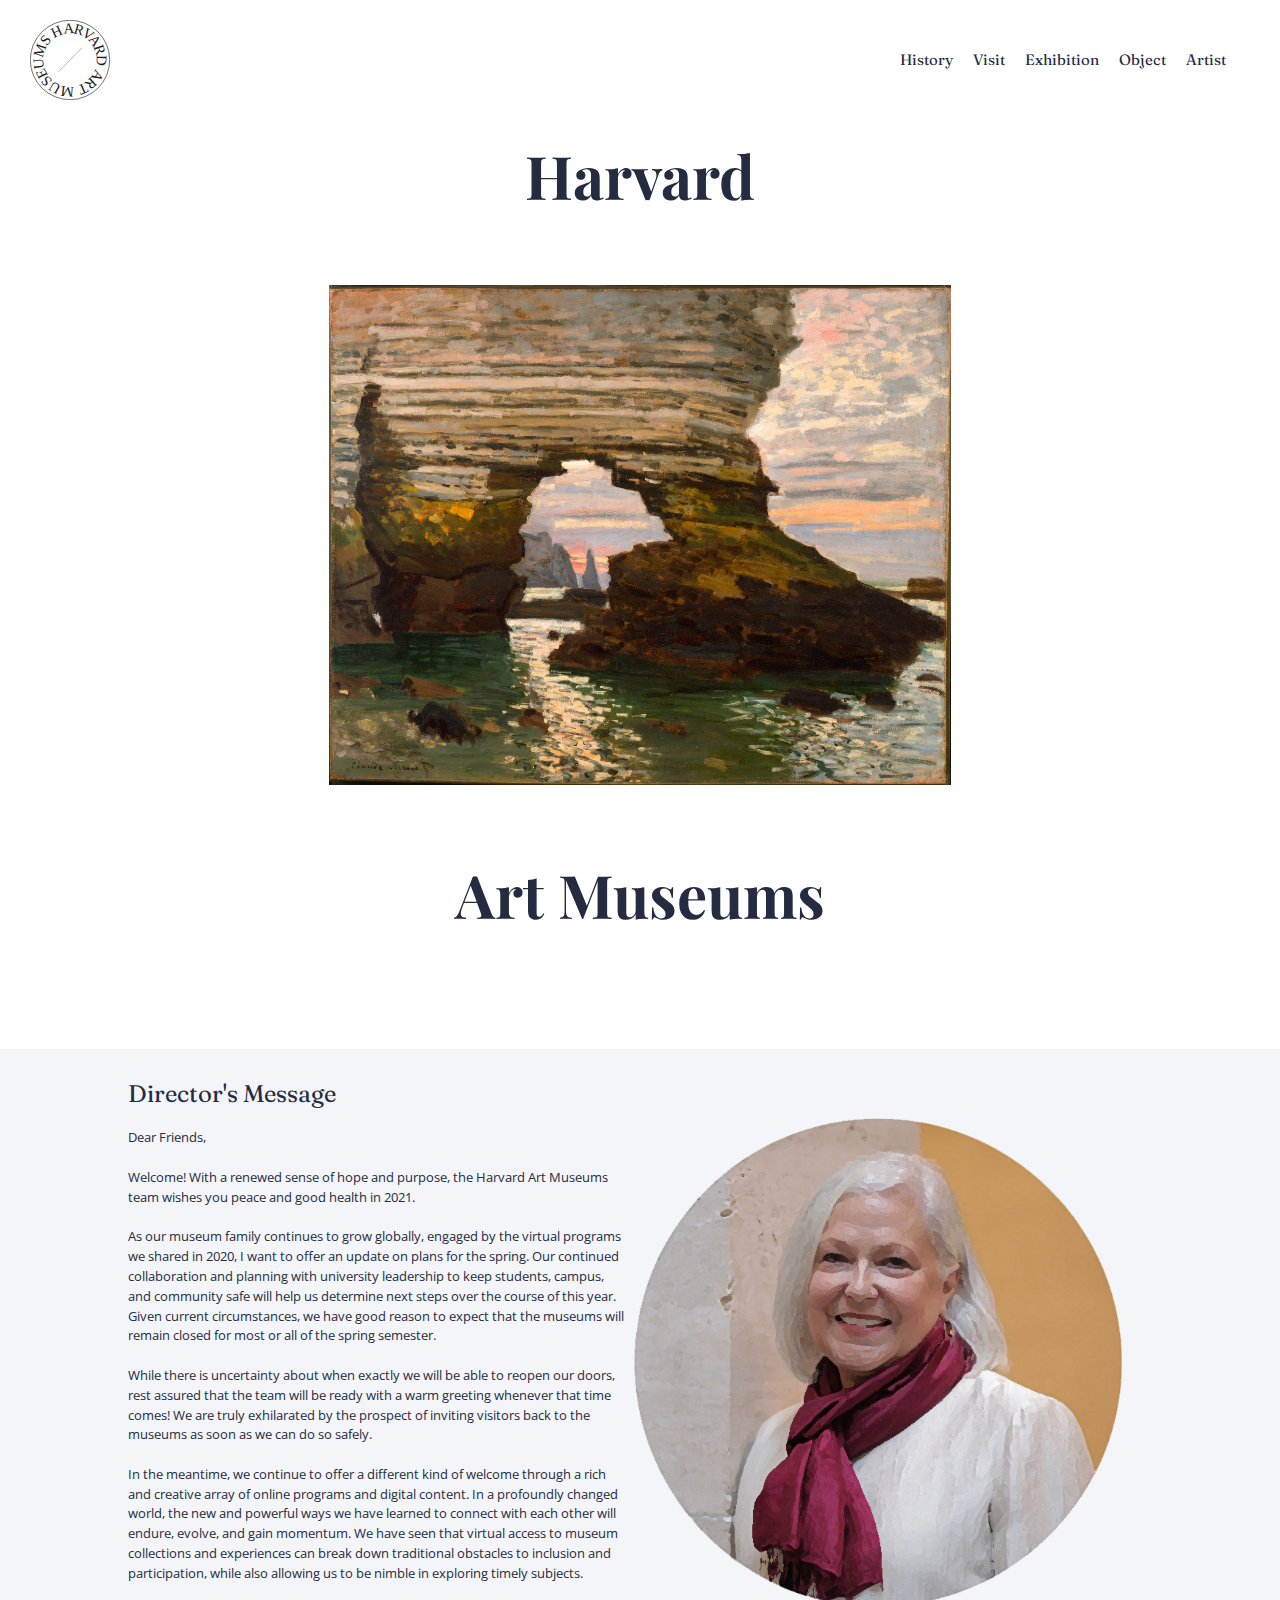
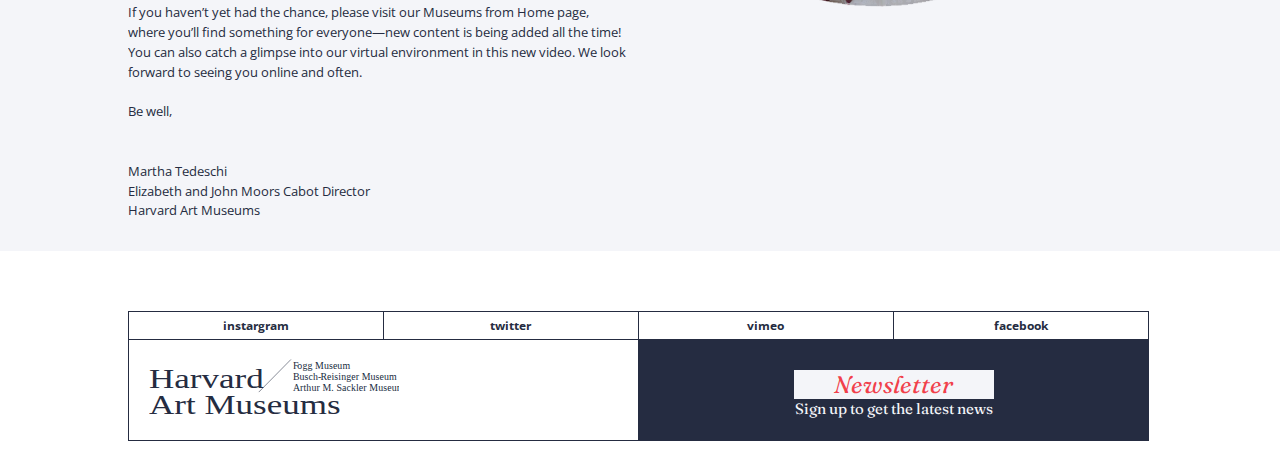
<file: index.html>
<!DOCTYPE html>
<html lang="en">

<head>
    <meta charset="UTF-8">
    <meta http-equiv="X-UA-Compatible" content="IE=edge">
    <meta name="viewport" content="width=device-width, initial-scale=1.0">
    <title>Harvard Art Museums</title>
    <!-- css 링크 -->
    <link rel="stylesheet" href="css/common.css">
    <link rel="stylesheet" href="css/main.css">
</head>
<body>
    <div id="header_wrap">
        <header class="main_header">
            <div id="title">
                <a href="index.html"><img src="images/top_logo.svg" alt="Harvard Art Museums"></a>
            </div>
            <nav class="nav_wrap">
                <ul class="gnb">
                    <li><a href="pages/history.html">History</a></li>
                    <li><a href="pages/visit.html">Visit</a></li>
                    <li><a href="pages/exhibition.html">Exhibition</a></li>
                    <li><a href="pages/object.html">Object</a></li>
                    <li><a href="pages/artist.html">Artist</a></li>
                </ul>
                <div class="trigger">
                    <a href="#" class="mobile hamburger">
                        <img src="images/bars-solid.svg" alt="햄버거바">
                    </a>
                    <a href="#" class="mobile close">
                        <img src="images/times-solid.svg" alt="닫기">
                    </a>
                </div>
            </nav>
        </header>
    </div>
    <div id="content_wrap">
        <div id="main_content">
            <div class="logo_wrap">
                <div class="main_logo">
                    <div class="logo">
                        <h1>Harvard </h1>
                        <a href="pages/object.html">
                            <div class="main_img">
                                <!-- <a href="pages/object.html">
                                    <div class="img_obj">
                                        <img src="" alt="">
                                    </div>
                                </a> -->
                            </div>
                        </a>
                        <h1>Art Museums</h1>
                    </div>
                </div>
            
            </div>
            <div class="intro_wrap">
                <div class="message">
                    <div class="message_txt">
                        <h2>Director's Message</h2>
                        <p>Dear Friends,<br><br>
                            Welcome! With a renewed sense of hope and purpose, the Harvard Art Museums team wishes you
                            peace and good health in 2021.<br><br>
                            As our museum family continues to grow globally, engaged by the virtual programs we shared
                            in 2020, I want to offer an update on plans for the spring. Our continued collaboration and
                            planning with university leadership to keep students, campus, and community safe will help
                            us determine next steps over the course of this year. Given current circumstances, we have
                            good reason to expect that the museums will remain closed for most or all of the spring
                            semester.<br><br>
                            While there is uncertainty about when exactly we will be able to reopen our doors, rest
                            assured that the team will be ready with a warm greeting whenever that time comes! We are
                            truly exhilarated by the prospect of inviting visitors back to the museums as soon as we can
                            do so safely.<br><br>
                            In the meantime, we continue to offer a different kind of welcome through a rich and
                            creative array of online programs and digital content. In a profoundly changed world, the
                            new and powerful ways we have learned to connect with each other will endure, evolve, and
                            gain momentum. We have seen that virtual access to museum collections and experiences can
                            break down traditional obstacles to inclusion and participation, while also allowing us to
                            be nimble in exploring timely subjects.<br><br>
                            If you haven’t yet had the chance, please visit our Museums from Home page, where you’ll
                            find something for everyone—new content is being added all the time! You can also catch a
                            glimpse into our virtual environment in this new video. We look forward to seeing you online
                            and often.<br><br>
                            Be well,<br><br><br>
                            Martha Tedeschi<br>
                            Elizabeth and John Moors Cabot Director<br>
                            Harvard Art Museums</p>
                    </div>
                    <div class="message_img">
                        <img src="images/director.png" alt="미술관장">
                    </div>
                </div>
            </div>
        </div>
    </div>
    <div id="footer_wrap">
        <footer id="main_footer">
            <ul class="sns">
                <li><a href="https://www.instagram.com/harvardartmuseums/">instargram</a></li>
                <li><a href="https://twitter.com/harvartmuseums">twitter</a></li>
                <li><a href="https://vimeo.com/harvardartmuseums/videos">vimeo</a></li>
                <li><a href="https://www.facebook.com/harvardartmuseums">facebook</a></li>
            </ul>
            <div class="bottom_info">
                <div class="bottom_left">
                <img src="images/bottom_logo.svg" alt="로고">
                </div>
                <div class="bottom_right">
                    <div class="newsletter_box">
                        <a href="#">Newsletter</a>
                    </div> 
                    <p>Sign up to get the latest news</p>  
                </div>
            </div>
        </footer>
    </div>

    <!-- 모바일메뉴 -->
    <div class="mobile_menu">
        <ul class="mobile_gnb">
            <li><a href="pages/history.html">History</a></li>
            <li><a href="pages/visit.html">Visit</a></li>
            <li><a href="pages/exhibition.html">Exhibition</a></li>
            <li><a href="pages/object.html">Object</a></li>
        </ul>
    </div>



    <script src="js/jquery-3.6.0.min.js"></script>
    <script src="js/common.js"></script>
    <script src="js/main.js"></script>
    
</body>

</html>
</file>
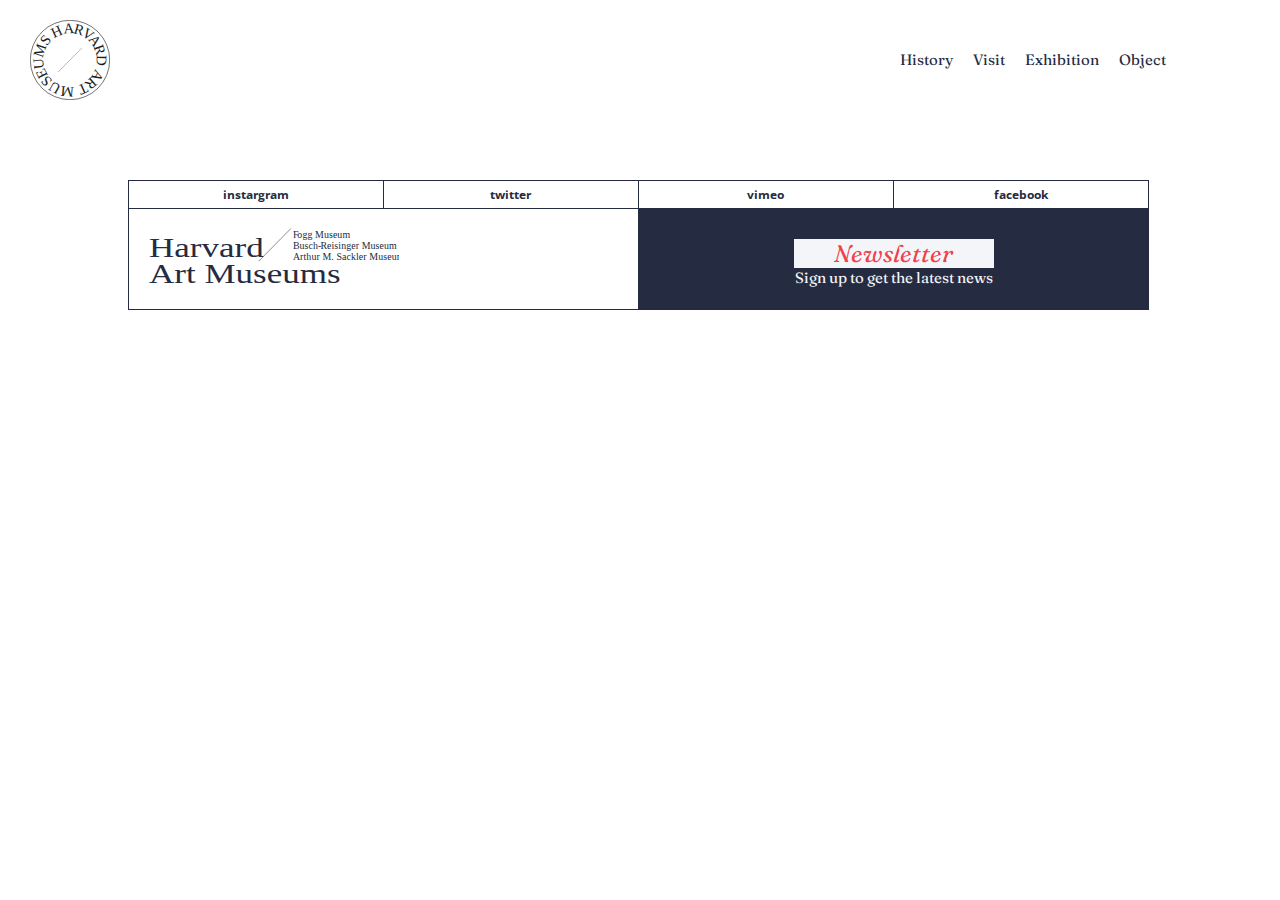
<file: pages/header_footer.html>
<!DOCTYPE html>
<html lang="en">
<head>
    <meta charset="UTF-8">
    <meta http-equiv="X-UA-Compatible" content="IE=edge">
    <meta name="viewport" content="width=device-width, initial-scale=1.0">
    <title>Harvard Art Museums</title>
    <!-- css 링크 -->
    <link rel="stylesheet" href="../css/common.css">
</head>    
<body>
    <div id="header_wrap">
        <header class="main_header">
            <div id="title">
                <a href="index.html"><img src="../images/top_logo.svg" alt="Harvard Art Museums"></a>
            </div>
            <nav class="nav_wrap">
                <ul class="gnb">
                    <li><a href="pages/history.html">History</a></li>
                    <li><a href="pages/visit.html">Visit</a></li>
                    <li><a href="pages/exhibition.html">Exhibition</a></li>
                    <li><a href="pages/object.html">Object</a></li>
                </ul>
                <div class="trigger">
                    <a href="#" class="mobile hamburger">
                        <img src="../images/bars-solid.svg" alt="햄버거바">
                    </a>
                    <a href="#" class="mobile close">
                        <img src="../images/times-solid.svg" alt="닫기">
                    </a>
                </div>
            </nav> 
        </header>
    </div>
    <div id="content_wrap">
    
    </div>
    <div id="footer_wrap">
        <footer id="main_footer">
            <ul class="sns">
                <li><a href="https://www.instagram.com/harvardartmuseums/">instargram</a></li>
                <li><a href="https://twitter.com/harvartmuseums">twitter</a></li>
                <li><a href="https://vimeo.com/harvardartmuseums/videos">vimeo</a></li>
                <li><a href="https://www.facebook.com/harvardartmuseums">facebook</a></li>
            </ul>
            <div class="bottom_info">
                <div class="bottom_left">
                <img src="../images/bottom_logo.svg" alt="로고">
                </div>
                <div class="bottom_right">
                    <div class="newsletter_box">
                        <a href="#">Newsletter</a></div> 
                    <p>Sign up to get the latest news</p>  
                </div>
            </div>
        </footer>
    </div>
    
    <!-- 모바일메뉴 -->
    <div class="mobile_menu">
        <ul class="mobile_gnb">
            <li><a href="../index.html">Home</a></li>
            <li><a href="pages/history.html">History</a></li>
            <li><a href="pages/visit.html">Visit</a></li>
            <li><a href="pages/exhibition.html">Exhibition</a></li>
            <li><a href="pages/object.html">Object</a></li>
        </ul>
    </div>

    <script src="../js/jquery-3.6.0.min.js"></script>
    <script src="../js/common.js"></script>
</body>
</html>
</file>
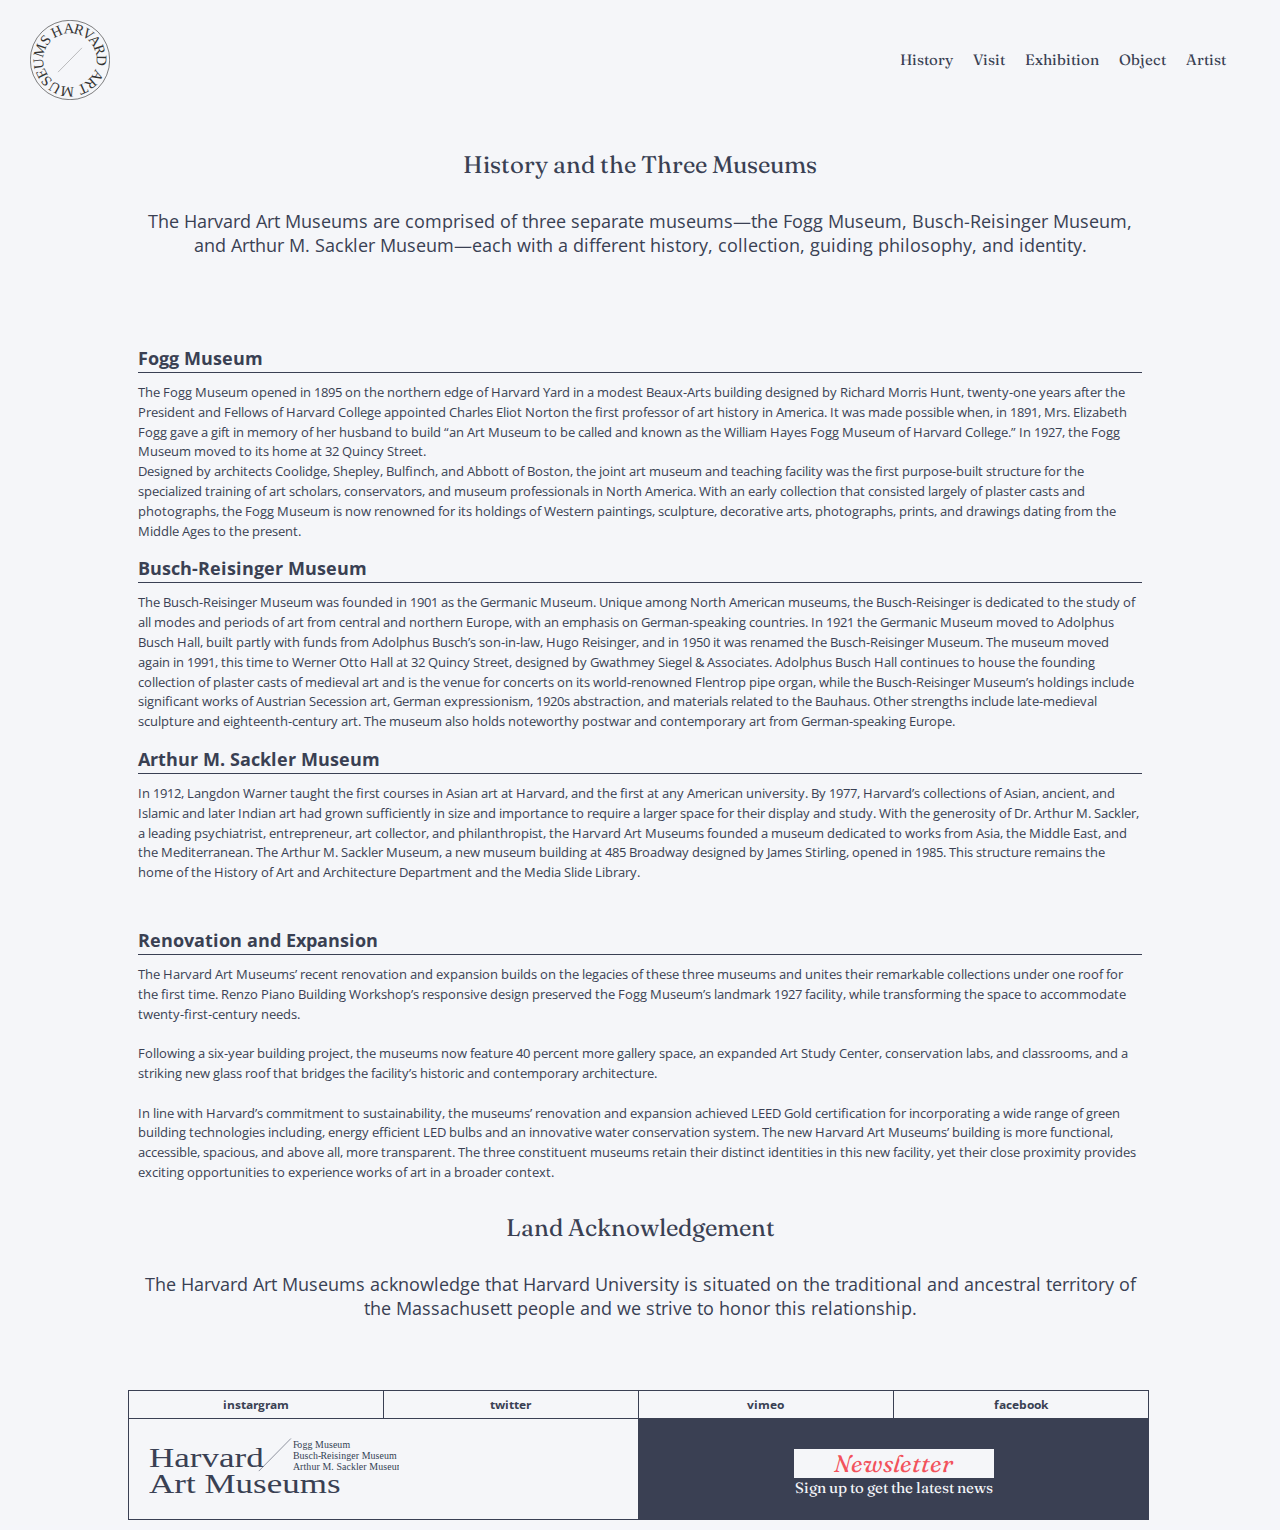
<file: pages/history.html>
<!DOCTYPE html>
<html lang="en">

<head>
    <meta charset="UTF-8">
    <meta http-equiv="X-UA-Compatible" content="IE=edge">
    <meta name="viewport" content="width=device-width, initial-scale=1.0">
    <title>Harvard Art Museums</title>
    <!-- css 링크 -->
    <link rel="stylesheet" href="../css/common.css">
    <link rel="stylesheet" href="../css/history.css">
</head>
<body>
    <div id="wrapper">
        <div class="wrapper_cover">
            <div id="header_wrap">
                <header class="main_header">
                    <div id="title">
                        <a href="../index.html"><img src="../images/top_logo.svg" alt="Harvard Art Museums"></a>
                    </div>
                    <nav class="nav_wrap">
                        <ul class="gnb">
                            <li><a href="../pages/history.html">History</a></li>
                            <li><a href="../pages/visit.html">Visit</a></li>
                            <li><a href="../pages/exhibition.html">Exhibition</a></li>
                            <li><a href="../pages/object.html">Object</a></li>
                            <li><a href="../pages/artist.html">Artist</a></li>
                        </ul>
                        <div class="trigger">
                            <a href="#" class="mobile hamburger">
                                <img src="../images/bars-solid.svg" alt="햄버거바">
                            </a>
                            <a href="#" class="mobile close">
                                <img src="../images/times-solid.svg" alt="닫기">
                            </a>
                        </div>
                    </nav>
                </header>
            </div>

            <div id="content_wrap">
                <div class="history">
                    <div class="history_txt">
                        <div class="boxs box_1">
                            <h2>History and the Three Museums</h2>
                            <p>The Harvard Art Museums are comprised of three separate museums—the Fogg Museum,
                                Busch-Reisinger Museum, and Arthur M. Sackler Museum—each with a different history,
                                collection, guiding philosophy, and identity.</p><br><br>
                        </div>
                        <div class="boxs box_2">
                            <h3>Fogg Museum</h3>
                            <p>The Fogg Museum opened in 1895 on the northern edge of Harvard Yard in a modest
                                Beaux-Arts
                                building designed by Richard Morris Hunt, twenty-one years after the President and
                                Fellows
                                of Harvard College appointed Charles Eliot Norton the first professor of art history
                                in
                                America. It was made possible when, in 1891, Mrs. Elizabeth Fogg gave a gift in
                                memory of
                                her husband to build “an Art Museum to be called and known as the William Hayes Fogg
                                Museum
                                of Harvard College.” In 1927, the Fogg Museum moved to its home at 32 Quincy Street.
                                <br />
                                Designed by architects Coolidge, Shepley, Bulfinch, and Abbott of Boston, the joint
                                art
                                museum and teaching facility was the first purpose-built structure for the
                                specialized
                                training of art scholars, conservators, and museum professionals in North America.
                                With an
                                early collection that consisted largely of plaster casts and photographs, the Fogg
                                Museum is
                                now renowned for its holdings of Western paintings, sculpture, decorative arts,
                                photographs,
                                prints, and drawings dating from the Middle Ages to the present.
                            </p><br>
                            <h3>Busch-Reisinger Museum</h3>
                            <p>The Busch-Reisinger Museum was founded in 1901 as the Germanic Museum. Unique among
                                North
                                American museums, the Busch-Reisinger is dedicated to the study of all modes and
                                periods of
                                art from central and northern Europe, with an emphasis on German-speaking countries.
                                In 1921
                                the Germanic Museum moved to Adolphus Busch Hall, built partly with funds from
                                Adolphus
                                Busch’s son-in-law, Hugo Reisinger, and in 1950 it was renamed the Busch-Reisinger
                                Museum.
                                The museum moved again in 1991, this time to Werner Otto Hall at 32 Quincy Street,
                                designed
                                by Gwathmey Siegel & Associates. Adolphus Busch Hall continues to house the founding
                                collection of plaster casts of medieval art and is the venue for concerts on its
                                world-renowned Flentrop pipe organ, while the Busch-Reisinger Museum’s holdings
                                include
                                significant works of Austrian Secession art, German expressionism, 1920s
                                abstraction, and
                                materials related to the Bauhaus. Other strengths include late-medieval sculpture
                                and
                                eighteenth-century art. The museum also holds noteworthy postwar and contemporary
                                art from
                                German-speaking Europe.</p><br>
                            <h3>Arthur M. Sackler Museum</h3>
                            <p>In 1912, Langdon Warner taught the first courses in Asian art at Harvard, and the
                                first at
                                any American university. By 1977, Harvard’s collections of Asian, ancient, and
                                Islamic and
                                later Indian art had grown sufficiently in size and importance to require a larger
                                space for
                                their display and study. With the generosity of Dr. Arthur M. Sackler, a leading
                                psychiatrist, entrepreneur, art collector, and philanthropist, the Harvard Art
                                Museums
                                founded a museum dedicated to works from Asia, the Middle East, and the
                                Mediterranean. The
                                Arthur M. Sackler Museum, a new museum building at 485 Broadway designed by James
                                Stirling,
                                opened in 1985. This structure remains the home of the History of Art and
                                Architecture
                                Department and the Media Slide Library.</p><br>
                        </div>
                        <div class="boxs box_3">
                            <h3>Renovation and Expansion</h3>
                            <p>The Harvard Art Museums’ recent renovation and expansion builds on the legacies of
                                these
                                three museums and unites their remarkable collections under one roof for the first
                                time.
                                Renzo Piano Building Workshop’s responsive design preserved the Fogg Museum’s
                                landmark 1927
                                facility, while transforming the space to accommodate twenty-first-century needs.
                                <br><br />
                                Following a six-year building project, the museums now feature 40 percent more
                                gallery
                                space, an expanded Art Study Center, conservation labs, and classrooms, and a
                                striking new
                                glass roof that bridges the facility’s historic and contemporary architecture.
                                <br><br />
                                In line with Harvard’s commitment to sustainability, the museums’ renovation and
                                expansion
                                achieved LEED Gold certification for incorporating a wide range of green building
                                technologies including, energy efficient LED bulbs and an innovative water
                                conservation
                                system. The new Harvard Art Museums’ building is more functional, accessible,
                                spacious, and
                                above all, more transparent. The three constituent museums retain their distinct
                                identities
                                in this new facility, yet their close proximity provides exciting opportunities to
                                experience works of art in a broader context.
                            </p>
                        </div>
                        <div class="boxs box_4">
                            <h2>Land Acknowledgement</h2>
                            <p>The Harvard Art Museums acknowledge that Harvard University is situated on the
                                traditional and ancestral territory of the Massachusett people and we strive to
                                honor this relationship.</p>
                        </div>
                    </div>
                </div>
            </div>
            <div id="footer_wrap">
                <footer id="main_footer">
                    <ul class="sns">
                        <li><a href="https://www.instagram.com/harvardartmuseums/">instargram</a></li>
                        <li><a href="https://twitter.com/harvartmuseums">twitter</a></li>
                        <li><a href="https://vimeo.com/harvardartmuseums/videos">vimeo</a></li>
                        <li><a href="https://www.facebook.com/harvardartmuseums">facebook</a></li>
                    </ul>
                    <div class="bottom_info">
                        <div class="bottom_left">
                            <img src="../images/bottom_logo.svg" alt="로고">
                        </div>
                        <div class="bottom_right">
                            <div class="newsletter_box">
                                <a href="#">Newsletter</a>
                            </div>
                            <p>Sign up to get the latest news</p>
                        </div>
                    </div>
                </footer>
            </div>

            <!-- 모바일메뉴 -->
            <div class="mobile_menu">
                <ul class="mobile_gnb">
                    <li><a href="../index.html">Home</a></li>
                    <li><a href="../pages/history.html">History</a></li>
                    <li><a href="../pages/visit.html">Visit</a></li>
                    <li><a href="../pages/exhibition.html">Exhibition</a></li>
                    <li><a href="../pages/object.html">Object</a></li>
                </ul>
            </div>
        </div>
    </div>

    <script src="../js/jquery-2.2.4.min.js"></script>
    <script src="../js/common.js"></script>
    <script src="../library/jquery.tubular.1.0.js"></script>
    <script src="../js/history.js"></script>

</body>

</html>
</file>
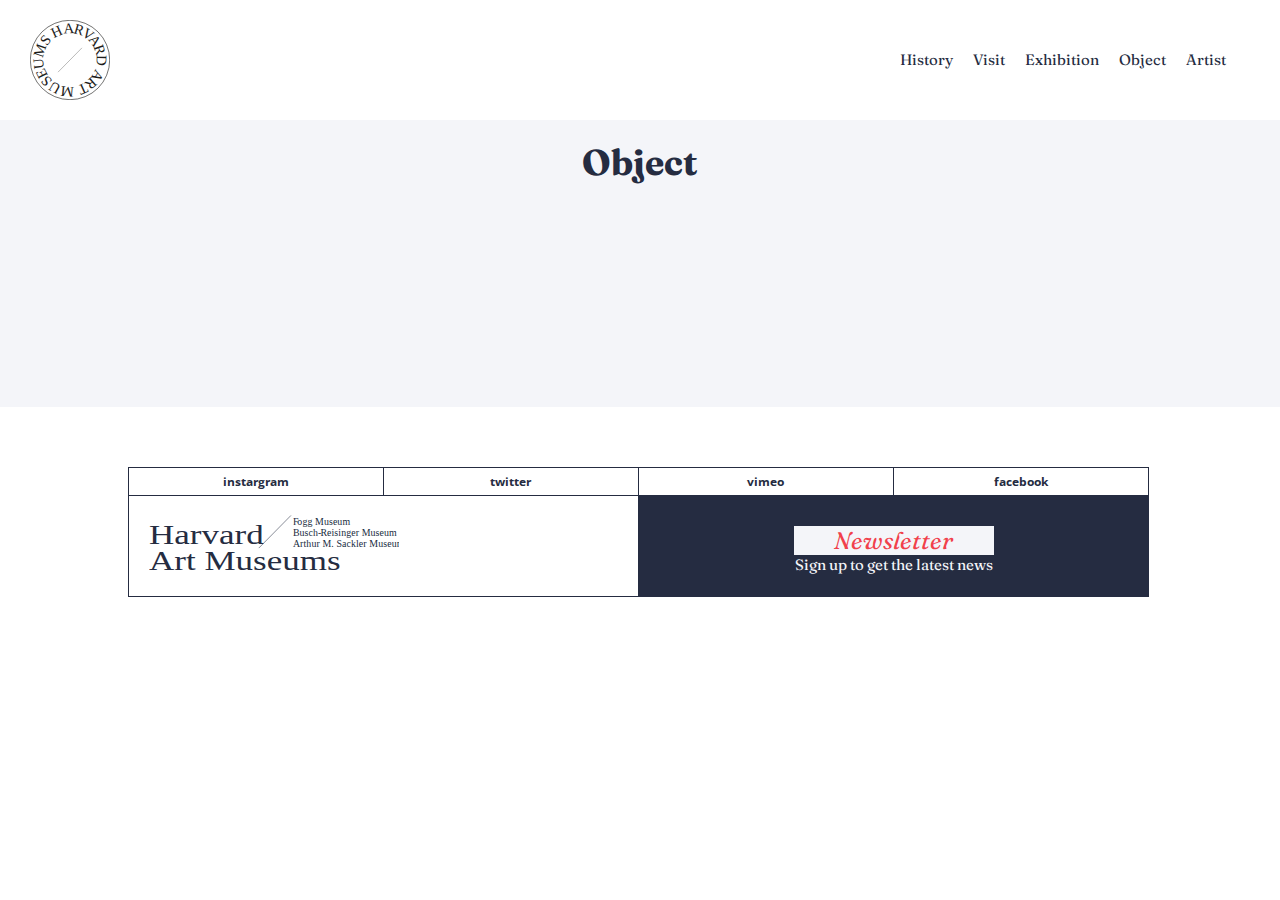
<file: pages/object.html>
<!DOCTYPE html>
<html lang="en">

<head>
    <meta charset="UTF-8">
    <meta http-equiv="X-UA-Compatible" content="IE=edge">
    <meta name="viewport" content="width=device-width, initial-scale=1.0">
    <title>Harvard Art Museums</title>
    <!-- css 링크 -->
    <link rel="stylesheet" href="../css/common.css">
    <link rel="stylesheet" href="../css/object.css">
</head>
<body>
    <div id="header_wrap">
        <header class="main_header">
            <div id="title">
                <a href="../index.html"><img src="../images/top_logo.svg" alt="Harvard Art Museums"></a>
            </div>
            <nav class="nav_wrap">
                <ul class="gnb">
                    <li><a href="../pages/history.html">History</a></li>
                    <li><a href="../pages/visit.html">Visit</a></li>
                    <li><a href="../pages/exhibition.html">Exhibition</a></li>
                    <li><a href="../pages/object.html">Object</a></li>
                    <li><a href="../pages/artist.html">Artist</a></li>
                </ul>
                <div class="trigger">
                    <a href="#" class="mobile hamburger">
                        <img src="../images/bars-solid.svg" alt="햄버거바">
                    </a>
                    <a href="#" class="mobile close">
                        <img src="../images/times-solid.svg" alt="닫기">
                    </a>
                </div>

            </nav>
        </header>
    </div>
    <div id="content_wrap">
        <div class="main_content">
            <div class="object_tit">
                <h2>Object</h2>
            </div>
            <div class="color_chart">
                <canvas id="myChart"></canvas>
            </div>
            <div class="object_img">
                <div class="columns">
                    
                </div>
            </div>
        </div>
    </div>
    <div id="footer_wrap">
        <footer id="main_footer">
            <ul class="sns">
                <li><a href="https://www.instagram.com/harvardartmuseums/">instargram</a></li>
                <li><a href="https://twitter.com/harvartmuseums">twitter</a></li>
                <li><a href="https://vimeo.com/harvardartmuseums/videos">vimeo</a></li>
                <li><a href="https://www.facebook.com/harvardartmuseums">facebook</a></li>
            </ul>
            <div class="bottom_info">
                <div class="bottom_left">
                    <img src="../images/bottom_logo.svg" alt="로고">
                </div>
                <div class="bottom_right">
                    <div class="newsletter_box">
                        <a href="#">Newsletter</a>
                    </div>
                    <p>Sign up to get the latest news</p>
                </div>
            </div>
        </footer>
    </div>

    <!-- 모바일메뉴 -->
    <div class="mobile_menu">
        <ul class="mobile_gnb">
            <li><a href="../index.html">Home</a></li>
            <li><a href="../pages/history.html">History</a></li>
            <li><a href="../pages/visit.html">Visit</a></li>
            <li><a href="../pages/exhibition.html">Exhibition</a></li>
            <li><a href="../pages/object.html">Object</a></li>
        </ul>
    </div>

    <script src="../js/jquery-3.6.0.min.js"></script>
    <!-- 라이브러리 -->
    <script src="../library/chart.min.js"></script>
    <!-- js파일 -->
    <script src="../js/common.js"></script>
    <script src="../js/object.js"></script>
</body>

</html>
</file>
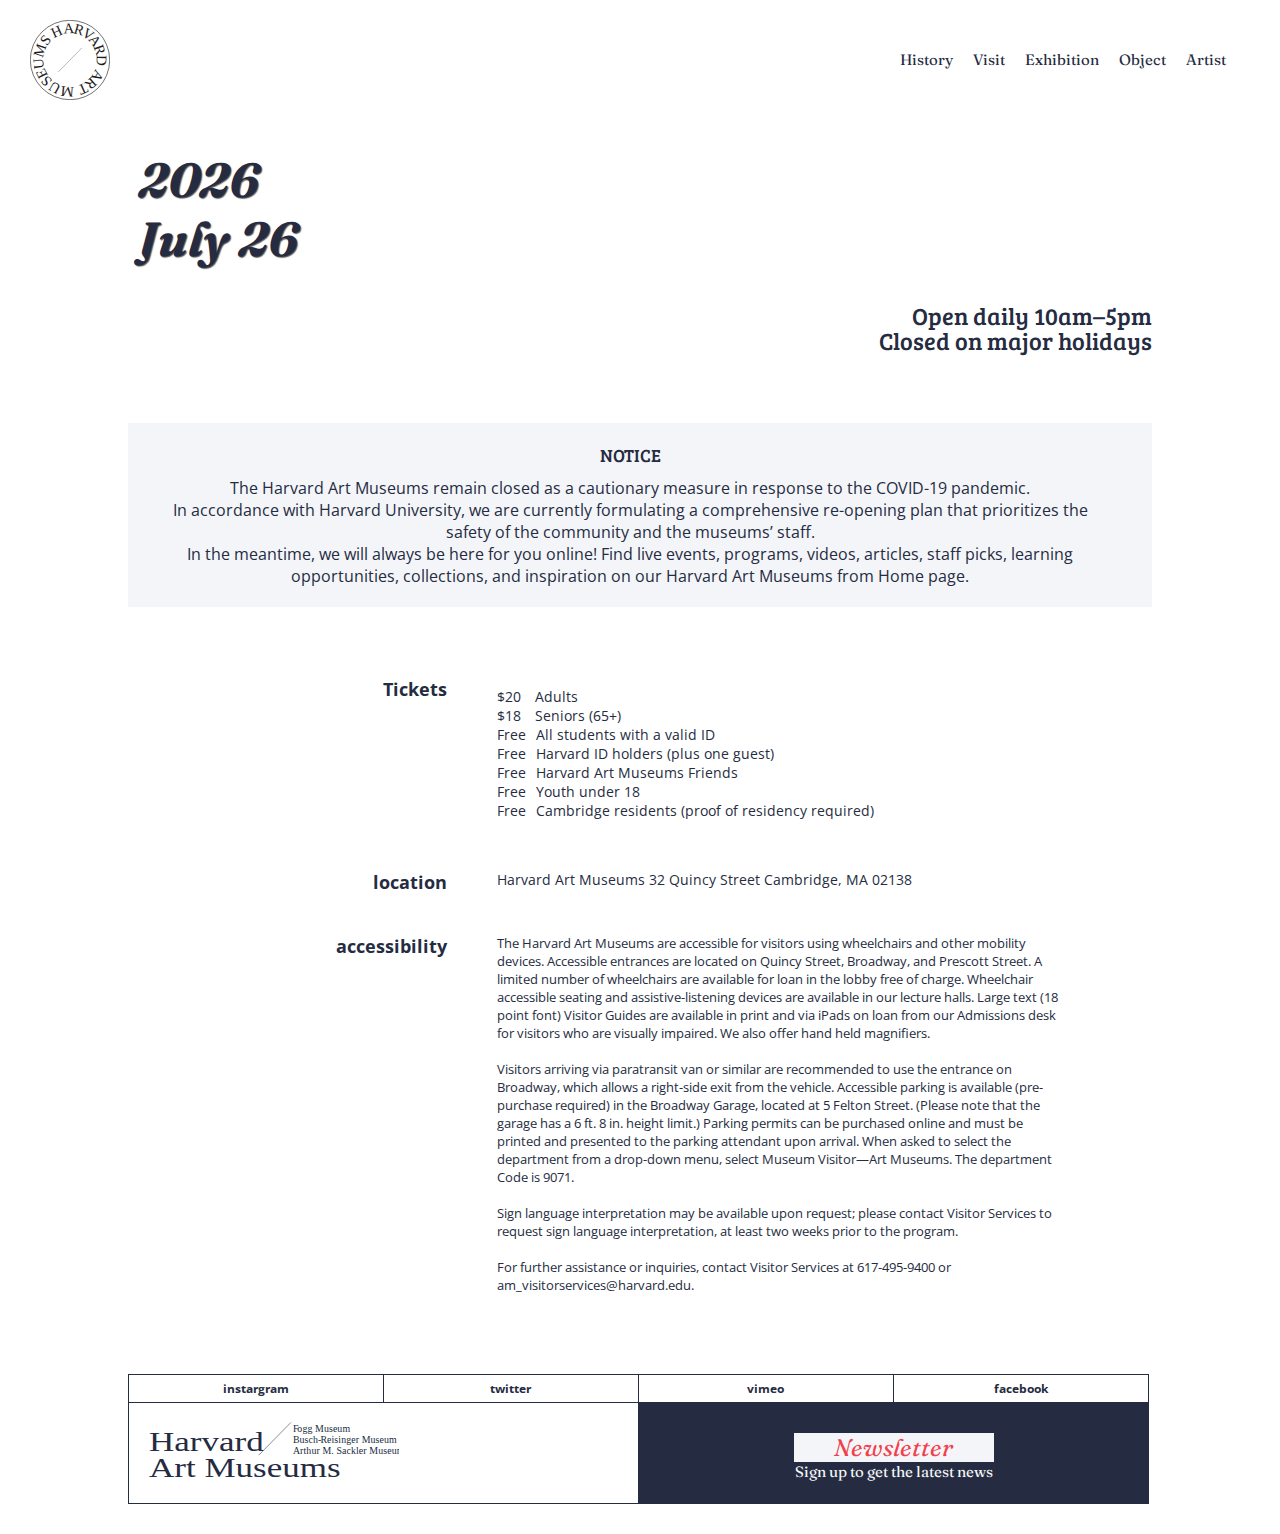
<file: pages/visit.html>
<!DOCTYPE html>
<html lang="en">
<head>
    <meta charset="UTF-8">
    <meta http-equiv="X-UA-Compatible" content="IE=edge">
    <meta name="viewport" content="width=device-width, initial-scale=1.0">
    <title>Harvard Art Museums</title>
    <!-- css 링크 -->
    <link rel="stylesheet" href="../css/common.css">
    <link rel="stylesheet" href="../css/visit.css">
</head>
<body>
    <div id="header_wrap">
        <header class="main_header">
            <div id="title">
                <a href="../index.html"><img src="../images/top_logo.svg" alt="Harvard Art Museums"></a>
            </div>
            <nav class="nav_wrap">
                <ul class="gnb">
                    <li><a href="../pages/history.html">History</a></li>
                    <li><a href="../pages/visit.html">Visit</a></li>
                    <li><a href="../pages/exhibition.html">Exhibition</a></li>
                    <li><a href="../pages/object.html">Object</a></li>
                    <li><a href="pages/artist.html">Artist</a></li>
                </ul>
                <div class="trigger">
                    <a href="#" class="mobile hamburger">
                        <img src="../images/bars-solid.svg" alt="햄버거바">
                    </a>
                    <a href="#" class="mobile close">
                        <img src="../images/times-solid.svg" alt="닫기">
                    </a>
                </div>
            </nav>
        </header>
    </div>
    <div id="content_wrap">
        <div class="main_content">
            <div class="date">
                <div class="today_date">
                    <div class="current_year"></div>
                    <div class="current_date">
                        <span class="now_month"></span>
                        <span class="now_date"></span>
                    </div>
                </div>
                <div class="color_bar"></div>
            </div>
            <div class="opening_hours">
                <h2>Open daily 10am–5pm</h2>
                <h2>Closed on major holidays</h2>
            </div>
            <div class="notice">
                <h2>NOTICE</h2>
                <p>The Harvard Art Museums remain closed as a cautionary measure in response to the COVID-19 pandemic. <br> In accordance with Harvard University, we are currently formulating a comprehensive re-opening plan that prioritizes the safety of the community and the museums’ staff.<br>
                    In the meantime, we will always be here for you online! Find live events, programs, videos, articles, staff picks, learning opportunities, collections, and inspiration on our Harvard Art Museums from Home page.</p>
            </div>
            <div class="tickets">
                <div class="left">
                    <h2>Tickets</h2>
                </div>
                <div class="right">
                    <ul>
                    <li><span>$20    </span><span>Adults</span></li>
                    <li><span>$18    </span><span>Seniors (65+)</span></li>
                    <li><span>Free</span><span>All students with a valid ID</span></li>
                    <li><span>Free</span><span>Harvard ID holders (plus one guest)</span></li>
                    <li><span>Free</span><span>Harvard Art Museums Friends</span></li>
                    <li><span>Free</span><span>Youth under 18</span></li>
                    <li><span>Free</span><div>Cambridge residents (proof of residency required)</div></li>
                </ul>
                </div>
            </div>
            <div class="location">
                <div class="left">
                    <h2>location</h2>
                </div>
                <div class="right">
                    <p>Harvard Art Museums 32 Quincy Street Cambridge, MA 02138</p>
                </div>
            </div>
            <div class="access">
                <div class="left">
                    <h2>accessibility</h2>
                </div>
                <div class="right">
                    <p>The Harvard Art Museums are accessible for visitors using wheelchairs and other mobility devices. Accessible entrances are located on Quincy Street, Broadway, and Prescott Street. A limited number of wheelchairs are available for loan in the lobby free of charge. Wheelchair accessible seating and assistive-listening devices are available in our lecture halls. Large text (18 point font) Visitor Guides are available in print and via iPads on loan from our Admissions desk for visitors who are visually impaired. We also offer hand held magnifiers.<br><br>
                        Visitors arriving via paratransit van or similar are recommended to use the entrance on Broadway, which allows a right-side exit from the vehicle. Accessible parking is available (pre-purchase required) in the Broadway Garage, located at 5 Felton Street. (Please note that the garage has a 6 ft. 8 in. height limit.) Parking permits can be purchased online and must be printed and presented to the parking attendant upon arrival. When asked to select the department from a drop-down menu, select Museum Visitor—Art Museums. The department Code is 9071.<br><br>
                        Sign language interpretation may be available upon request; please contact Visitor Services to request sign language interpretation, at least two weeks prior to the program.<br><br>
                        For further assistance or inquiries, contact Visitor Services at 617-495-9400 or am_visitorservices@harvard.edu.
                    </p>
                </div>
            </div>
        </div>
    </div>
    <div id="footer_wrap">
        <footer id="main_footer">
            <ul class="sns">
                <li><a href="https://www.instagram.com/harvardartmuseums/">instargram</a></li>
                <li><a href="https://twitter.com/harvartmuseums">twitter</a></li>
                <li><a href="https://vimeo.com/harvardartmuseums/videos">vimeo</a></li>
                <li><a href="https://www.facebook.com/harvardartmuseums">facebook</a></li>
            </ul>
            <div class="bottom_info">
                <div class="bottom_left">
                <img src="../images/bottom_logo.svg" alt="로고">
                </div>
                <div class="bottom_right">
                    <div class="newsletter_box">
                        <a href="#">Newsletter</a></div> 
                    <p>Sign up to get the latest news</p>  
                </div>
            </div>
        </footer>
    </div>

    <!-- 모바일메뉴 -->
    <div class="mobile_menu">
        <ul class="mobile_gnb">
            <li><a href="../index.html">Home</a></li>
            <li><a href="../pages/history.html">History</a></li>
            <li><a href="../pages/visit.html">Visit</a></li>
            <li><a href="../pages/exhibition.html">Exhibition</a></li>
            <li><a href="../pages/object.html">Object</a></li>
        </ul>
    </div>


    <script src="../js/jquery-3.6.0.min.js"></script>
    <script src="../js/common.js"></script>
    <script src="../js/visit.js"></script>
</body>
</html>
</file>
<file: css/common.css>
@charset "UTF-8";
@import url(reset.css); 
/* gnb메뉴 / 소개 헤더 폰트 */
@import url('https://fonts.googleapis.com/css2?family=Fraunces:ital@1&display=swap');
/* 비주얼텍스트 폰트 */
@import url('https://fonts.googleapis.com/css2?family=Playfair+Display:ital,wght@1,500&display=swap');
/* 기본 폰트 */
@import url('https://fonts.googleapis.com/css2?family=Open+Sans&display=swap');
*, a {
    color: #252c41;
}

p {
    font-family: 'Open Sans', sans-serif;
}

/* 헤더 */
#header_wrap {
    width: 100%;
}

.main_header {
    width: 100%;
    height: 120px;
    overflow: hidden;
    margin: 0  auto;
}

.main_header > #title {
    float: left;
    width: 80px;
    height: 80px;
    margin-top: 20px;
    margin-left: 30px;
}

.main_header > #title:hover {
    animation: rint 10s linear none infinite alternate;
    transform-origin: 50% 50%;
}
    
@keyframes rint {
    100% {
        transform: rotate(360deg);
    }
}

.main_header > .nav_wrap {
    float: right;
    margin-top: 20px;
}
.nav_wrap > .gnb {
    overflow: hidden;
    width: 400px;
    display: block;
}

.gnb > li {
    float: left;
    margin-top: 30px;
    margin-left: 20px;
}

.gnb a {
    font-family: 'Fraunces', serif;
    font-size: 15px;
}

.gnb a:hover {
    color: #f1404b;
}

.nav_wrap .trigger {
    float: right;
    width: 25px;
    text-align: right;
    padding-top: 30px;
    margin-right: 30px;
    display: none;
}

.nav_wrap .trigger .close {
    display: none;
}

/* 모바일 메뉴 */
.mobile_menu {
    display: none;
    background: #f4f5f9;
    height: 100vh;
    width: 100vw;
    /* overflow: hidden;  
    position: fixed;    */
    top: 120px;
}

.mobile_menu .mobile_gnb {
    background: #f4f5f9;
    height: 100vh;
    width: 100vw;
    margin: 0 auto;
}

.mobile_gnb li {
    background: #f4f5f9;
    text-align: center;
    margin: 0px auto;
    padding: 50px;
    
}

.mobile_gnb a {
    font-family: 'Fraunces', serif;
    font-size: 3em;
    color: #252c41;
}

.mobile_gnb a:hover {
    color: #f1404b;
}

/* 푸터 */
#footer_wrap {
    width: 100%;
    margin: 20px auto;
}

#main_footer {
    width: 1024px;
    margin: 20px auto;
    padding: 10px;
    height: auto;
    overflow: hidden;
}

#main_footer > .sns {
    width: 1024px;
    float: left;
    overflow: hidden;
    margin-top: 30px;
}

.sns > li {
    font-family: 'Open Sans', sans-serif;
    font-weight: bold;
    float: left;
    width: 24.8%;
    text-align: center;
    border: 1px solid #252c41;
    padding: 5px 0;
}

#main_footer .sns a {
    display: block;
    color: #252c41;
}

.sns a:hover  {
    color: #f1404b;
}

#main_footer > .bottom_info {
    width: 1024px;
    overflow: hidden;
}

.bottom_info > .bottom_left {
    float: left;
    width: 49.7%;
}

.bottom_info > .bottom_left > img {
    width: 250px;
    height: 100px;
    margin: 0px 20px;
}

.bottom_info > .bottom_right {
    float: left;
    height: 100px;
    width: 49.8%;
    background: #252c41;
    border-bottom: 1px solid #252c41;
}

.bottom_right > .newsletter_box {
    width: 200px;
    margin: 0px auto;
    padding-top: 15px;
}

.bottom_right > .newsletter_box > a {
    background: #f4f5f9;
    margin-top: 15px;
    font-family: 'Fraunces', serif;
    font-size: 2em;
    font-style: italic;
    color: #f1404b;
    text-align: center;
}

.bottom_right a {
    display: block;
    background: #f4f5f9;
    color: #f1404b;
}

.bottom_right a:hover {
    background: #f4f5f9;
    color: #f1404b;
}

.bottom_right > p {
    font-family: 'Fraunces', serif;
    background: #252c41;
    color: #f4f5f9;
    font-size: 15px;
    text-align: center;
    margin-bottom: 15px;
}    





/* 미디어 쿼리 */
@media screen and (max-width: 767px) {
    .main_header {
        min-width: 300px;
    }

    .nav_wrap .gnb {
        display: none;
    }

    .gnb ul {
        display: none;
    }

    .nav_wrap .trigger {
        display: block;
    }

    /* 푸터 */
    #main_footer {
        width: 90vw;
    }

    #main_footer > .sns {
        width: 90vw;
        float: left;
    }

    .sns > li {
        float: left;
        width: 90vw;
        text-align: center;
        padding: 5px 0;
        border-bottom: none;
        box-sizing: border-box; 
    }

    #main_footer > .bottom_info {
        width: 90vw;
        box-sizing: border-box;
        border: 1px solid #252c41;
        margin-bottom: 20px;
    }

    .bottom_info > .bottom_left {
        float: none;
        width: 90vw;
    }
    
    .bottom_info > .bottom_left > img {
        width: 100%;
        margin: 0 auto;
    }

    .bottom_info > .bottom_right {
        float: none;
        height: 100px;
        width: 90vw;
        background: #252c41;
        border-bottom: 1px solid #252c41;
    }
}

@media screen and (min-width: 768px) and (max-width: 1023px) {
    .nav_wrap .gnb {
        display: none;
    }

    .gnb ul {
        display: none;
    }

    .nav_wrap .trigger {
        display: block;
    }

        
    #main_footer {
        width: 90vw;
        margin: 0 auto;
    }
    
    #main_footer > .sns {
        width: 90vw;
        float: left;
        
    }

    .sns > li:nth-child(2),li:nth-child(3), li:nth-child(4) {
        border-left: none;
    }

    #main_footer > .bottom_info {
        width: 90vw;
        margin-bottom: 20px;
    }
    

    .bottom_info > .bottom_left {
        float: left;
        width: 49.7%;
        border-bottom: 1px solid #252c41;
        border-left: 1px solid #252c41;
        border-right: 1px solid #252c41;
    }

    
}

@media screen and (min-width: 1024px) {

    .sns > li:nth-child(2),li:nth-child(3), li:nth-child(4) {
        border-left: none;
    }

    .bottom_info > .bottom_left {
        float: left;
        width: 49.7%;
        border-bottom: 1px solid #252c41;
        border-left: 1px solid #252c41;
        border-right: 1px solid #252c41;
    }

    }
</file>
<file: css/main.css>
@charset "UTF-8";
@import url(reset.css); 

/* 메인 비주얼 이미지 및 텍스트 */
#content_wrap {
    width: 100%;
}

#main_content > .logo_wrap {
    /* width: 1024px; */
    margin: 0 auto;
}

.logo_wrap > .main_logo {
    overflow: hidden;
    margin-top: 10px;
    margin: 0 auto;
    width: 70%;
    height: auto;
}

.main_logo > .logo {
	margin: 10px auto;
	position: relative;
    padding: 5px 10px;
	text-align: center;
	/* position: absolute;
	top: 50%;
	left: 50%;
	transform: translate( -50%, -50% ); */
}

.logo .main_img {
    height: auto;
    margin: 10% auto;
    
}

.logo .main_img img {
    margin: 0 auto;
    width: auto;
    height: 500px;
}


.logo > h1 {
    text-align: center;
    font-family: 'Playfair Display', serif;
    font-size: 5em;
    font-weight: bolder;
    text-shadow: 2px 2px 2px white;
    /* line-height: 580px; */
}

/* 소개 */
#main_content > .intro_wrap {
    margin-top: 100px;
    width: 100%;
    height: auto;
    background-color: #f4f5f9;
}

/* 미술관장인사말(director's Message) */
.intro_wrap > .message {
    width: 1024px;
    margin: 0 auto;
    overflow: hidden;
}

.intro_wrap > .message > .message_txt {
    float: left;
    width: 500px;
    margin: 30px auto;
}

.intro_wrap > .message > .message_txt > h2 { 
    font-family: 'Fraunces', serif;
    font-size: 2em;
    /* text-align: center; */
    margin-bottom: 20px;
}

.intro_wrap > .message > .message_txt > p {
    font-family: 'Open Sans', sans-serif;
    font-size: 1.1em;
    line-height: 1.5em;
    margin-top: 10px;
}

.intro_wrap > .message > .message_img {
    float: left;
    width: 500px;
    margin: 0 auto;
}


/* 미디어 쿼리 */
@media screen and (max-width: 767px) {

    /* 메인 비주얼 이미지 및 텍스트 */
    #main_content > .logo_wrap {
        width: 90vw;
    }

    .logo_wrap > .main_logo {
        width: 70vw;
        height: auto;
        min-width: 250px;
    }

    .logo > h1 {
        font-size: 4em;
    }

    .logo .main_img img {
        margin: 0 auto;
        width: 70%;
        height: auto;
    }

    /* 소개 */
    .intro_wrap > .message {   
        width: 90vw;
    }

    .intro_wrap > .message .message_txt {
        float: none;
        min-width: 250px;
    }

    .intro_wrap > .message .message_txt h2 {
        width: 90vw;
        margin: 0 auto;
    }

    .intro_wrap > .message .message_txt p {
        /* width: 90vw; */
        margin: 0 auto;
    }

    .intro_wrap > .message .message_img {
        float: none;
        width: 250px;
        min-width: 250px;
    }

}

@media screen and (min-width: 768px) and (max-width: 1023px) {
    /* 메인 비주얼 이미지 및 텍스트 */
    #main_content > .logo_wrap {
        /* width: 90vw; */
        min-width: fit-content;
    }

    .logo_wrap > .main_logo {
        margin-top: 10px;
        width: 70%;
        height: auto;
    }

    /* .logo .main_img {
        width: calc( 1023px - 10%);
    }    */


    .logo .main_img img {
        margin: 0 auto;
        
    }

    .logo > h1 {
        font-size: 4.5em;
        /* line-height: 200px; */
    }

    /* 소개 */
    .intro_wrap > .message {   
        width: 90vw;
    }

    .intro_wrap > .message .message_txt {
        float: none;
        width: 80vw;
    }

    .intro_wrap > .message .message_txt h2 {
        width: 90vw;
        margin: 0 auto;
    }

    .intro_wrap > .message .message_img {
        float: none;
        width: 50vw;
    }
}

@media screen and (min-width: 1024px) {
    /* 메인 비주얼 이미지 및 텍스트 */
    #main_content > .logo_wrap {
        width: 1024px;
    } 

    /* .logo .main_img {
        width: auto;
    } */

    .intro_wrap > .message .message_img {
        padding-top: 50px;
    }
}
</file>
<file: css/history.css>
@charset "UTF-8";
@import url(reset.css); 

.wrapper_cover {
    width: 100%;
    height: 100%;
    background: #f4f5f9;
    opacity: 0.9;
    z-index: 2;
}

#content_wrap {
    width: 100%;
}

/* 미술관 역사(history) 텍스트 */
#content_wrap > .history {
    width: 1024px;
    margin: 10px auto;
}

.history > .history_txt {
    margin: 20px auto;
}

.history > .history_txt .boxs {
    margin: 30px 10px 0px 10px;
}

.history > .history_txt .box_1 h2, .history > .history_txt .box_4 h2 {
    font-family: 'Fraunces', serif;
    font-size: 2em;
    text-align: center;
    margin-bottom: 30px;
}

.history > .history_txt .box_1 p, .history > .history_txt .box_4 p {
    text-align: center;
    font-size: 1.5em;
    margin-bottom: 30px;
}

.history > .history_txt .box_2 h3, .history > .history_txt .box_3 h3 {
    font-family: 'Open Sans', sans-serif;
    font-weight: bolder;
    font-size: 1.5em;
    line-height: 1.5em;
    border-bottom: 1px solid  #252c41;
}

.history > .history_txt .box_2 p, .history > .history_txt .box_3 p {
    font-family: 'Open Sans', sans-serif;
    font-size: 1.1em;
    line-height: 1.5em;
    margin-top: 10px;
}

/* 미디어 쿼리 */
@media screen and (max-width: 767px) {
    #content_wrap > .history {
        width: 90vw;
    }

    .history > .history_txt .box_1 h2, .history > .history_txt .box_4 h2 {
        width: 80vw;
        margin-bottom: 30px;
        margin: 0 auto;
    }
    
    .history > .history_txt .box_1 p, .history > .history_txt .box_4 p {
        width: 80vw;
        margin: 0 auto;
        margin-bottom: 30px;
    }
    
    .history > .history_txt .box_2 h3, .history > .history_txt .box_3 h3 {
        width: 80vw;
        margin: 0 auto;
    }
    
    .history > .history_txt .box_2 p, .history > .history_txt .box_3 p {
        width: 80vw;
        margin: 0 auto;
    }
}



@media screen and (min-width: 768px) and (max-width: 1023px) {
    #content_wrap > .history {
        width: 90vw;
    }

    .history > .history_txt .box_1 h2, .history > .history_txt .box_4 h2 {
        width: 80vw;
        margin-bottom: 30px;
        margin: 0 auto;
    }
    
    .history > .history_txt .box_1 p, .history > .history_txt .box_4 p {
        width: 80vw;
        margin: 0 auto;
        margin-bottom: 30px;
    }
    
    .history > .history_txt .box_2 h3, .history > .history_txt .box_3 h3 {
        width: 80vw;
        margin: 0 auto;
    }
    
    .history > .history_txt .box_2 p, .history > .history_txt .box_3 p {
        width: 80vw;
        margin: 0 auto;
    }
}
    
@media screen and (min-width: 1024px) {
    .video_container > .history {
        width: 1024px;
    }
}
</file>
<file: css/object.css>
@charset "UTF-8";
@import url(reset.css); 

#content_wrap {
    width: 100%;
    background: #f4f5f9;
}
/* 타이틀 */
#content_wrap > .main_content {
    width: 1024px;
    margin: 0 auto;
    height: auto;
    overflow: hidden;
    background: #f4f5f9;
}

#content_wrap > .main_content > .object_tit {
    padding-top: 20px;
}

#content_wrap > .main_content > .object_tit > h2 {
    font-family: 'Fraunces', serif;
    font-size: 3em;
    font-weight: bolder;
    text-align: center;
}

/* 컬러차트 */
#content_wrap > .main_content .color_chart {
    width: 50%;
    margin: 25px auto;
}


/* 이미지 */
#content_wrap > .main_content > .object_img {
    margin: 20px auto;
    display: block;
}

#content_wrap > .main_content > .object_img > .columns {
    /* 컬럼 개수가 2개로 유지됨  
    프리픽스 함께 써야함! (지원하지 않는 웹브라우저를 위해!)
    */
    -webkit-column-count: 2;
    -webkit-column-gap: 10px;
    -moz-column-count: 2;
    -moz-column-gap: 10px;

    column-count: 2;    
    column-gap: 10px;
}

#content_wrap > .main_content .columns > .columns_img {
    display: inline-block;
}

#content_wrap > .main_content .columns > .columns_img img {
    width: 100%;
    margin-bottom: 10px;
}

/* 미디어 쿼리 */
@media screen and (max-width: 767px) {
    #content_wrap > .main_content {
        width: 90vw;
    }

    #content_wrap > .main_content > .object_img > .columns {
            -webkit-column-count: 2;
            -moz-column-count: 2;
            column-count: 2;    
        }
}

@media screen and (min-width: 768px) and (max-width: 1023px) {
    #content_wrap > .main_content {
        width: 90vw;
    }

    #content_wrap > .main_content > .object_img > .columns {
            -webkit-column-count: 3;
            -moz-column-count: 3;
            column-count: 3;    
        }
    }
    
@media screen and (min-width: 1024px) {
    #content_wrap > .main_content {
        width: 1024px;
    }

    #content_wrap > .main_content > .object_img > .columns {
        -webkit-column-count: 4;
        -moz-column-count: 4;
        column-count: 4;    
    }
}
</file>
<file: css/visit.css>
@charset "UTF-8";
@import url(reset.css); 
/* opening hours 텍스트 */
@import url('https://fonts.googleapis.com/css2?family=Bree+Serif&display=swap');

#content_wrap {
    width: 100%;
}

#content_wrap > .main_content {
    width: 1024px;
    margin: 0 auto;
    overflow: hidden;
}

/* 오늘날짜 */
.main_content > .date {
    width: 1024px;
}

.main_content > .date > .today_date {
    font-family: 'Fraunces', serif;
    font-size: 4em;
    font-weight: bolder;
    font-style: italic;
    text-shadow: 1px 1px 1px #555;
    width: 300px;
    margin: 30px 10px;
}

.main_content > .date > .color_bar {
    width: 100%;
    height: 5px;
    margin: 0 auto;
}

/* 개관시간 */
.main_content > .opening_hours {
    margin-bottom: 20px;
}

.main_content > .opening_hours > h2 {
    font-family: 'Bree Serif', serif;
    font-size: 2em;
    text-align: right;
    color: #252c41;
    line-height: 25px;

}

/* 공지사항 */
.main_content > .notice {
    float: right;
    width: 100%;
    background: #f4f5f9;
    margin: 50px auto;
    padding: 10px;
    
}

.main_content > .notice > h2 {
    width: 90%;
    font-family: 'Bree Serif', serif;
    font-size: 1.5em;
    text-align: center;
    margin: 10px auto;
}

.main_content > .notice > p {
    width: 90%;
    margin: 0 auto;
    font-family: 'Open Sans', sans-serif;
    font-size: 1.3em;
    text-align: center;
    margin-bottom: 10px;
    

}

/* 티켓가격 */
.main_content > .tickets {
    float: right;
    overflow: hidden;
    width: 80%;
}

.main_content > .tickets > .left {
    float: left;
    width: 20%;
    margin: 20px auto;
}

.main_content > .tickets > .left > h2 {
    font-family: 'Open Sans', sans-serif;
    font-size: 1.5em;
    font-weight: bolder;
    text-align: right;
    margin-right: 50px;
}

.main_content > .tickets > .right {
    float: left;
    width: 70%;
    margin: 30px auto;
}

.main_content > .tickets > .right li {
    margin-bottom: 0 auto;
}

.main_content > .tickets > .right li span {
    margin-right: 10px;
    font-family: 'Open Sans', sans-serif;
    font-size: 1.2em;
}
.main_content > .tickets > .right li div {
    display: inline-block;
    margin-right: 10px;
    font-family: 'Open Sans', sans-serif;
    font-size: 1.2em;
}

/* 위치 */
.main_content > .location {
    float: right;
    overflow: hidden;
    width: 80%;
}

.main_content > .location > .left  {
    float: left;
    width: 20%;
    margin: 20px auto;
}

.main_content > .location > .left > h2 {
    font-family: 'Open Sans', sans-serif;
    font-size: 1.5em;
    font-weight: bolder;
    text-align: right;
    margin-right: 50px;
}

.main_content > .location > .right {
    float: left;
    width: 70%;
    margin: 20px auto;
}

.main_content > .location > .right > p {
    margin-right: 10px;
    font-family: 'Open Sans', sans-serif;
    font-size: 1.2em;
}

/* 접근성 */
.main_content > .access {
    float: right;
    overflow: hidden;
    width: 80%;
}

.main_content > .access > .left {
    float: left;
    width: 20%;
    margin: 20px auto;
}

.main_content > .access > .left > h2 {
    font-family: 'Open Sans', sans-serif;
    font-size: 1.5em;
    font-weight: bolder;
    text-align: right;
    margin-right: 50px;
}

.main_content > .access > .right {
    float: left;
    width: 70%;
    margin: 20px auto;
}

.main_content > .access > .right > p {
    margin-right: 10px;
    font-family: 'Open Sans', sans-serif;
    font-size: 1.1em;
}


/* 미디어 쿼리 */
@media screen and (max-width: 767px) {
    #content_wrap > .main_content {
        width: 90vw;
    }

    .main_content > .date {
        width: 90vw;
    }

    .main_content > .notice {
        float: none;
        width: 100%;
        padding: 10px;
    }

    /* 티켓가격 */
    .main_content > .tickets {
        float: none;
        width: 90vw;
    }

    .main_content > .tickets > .left {
        float: none;
        width: 90vw;
    }

    .main_content > .tickets > .left > h2 {
        text-align: center;
        margin: 0 auto;
    }

    .main_content > .tickets > .right {
        float: none;
        width: 90vw;
        margin: 20px 20px;
    }
    
    .main_content > .tickets > .right li {
        width: 90%;
        margin: 0 auto;
    }

    /* 위치 */
    .main_content > .location {
        float: none;
        width: 90vw;
    }

    .main_content > .location > .left  {
        float: none;
        width: 90vw;
    }

    .main_content > .location > .left > h2 {
        text-align: center;
        margin: 0 auto;
    }

    .main_content > .location > .right {
        float: none;
        width: 90vw;
        margin: 20px 20px;
    }

    .main_content > .location > .right > p {
        width: 90%;
        margin: 0 auto;
    }

    /* 접근성 */
    .main_content > .access {
        float: none;
        width: 90vw;
    }

    .main_content > .access > .left {
        float: left;
        width: 90vw;
    }

    .main_content > .access > .left > h2 {
        text-align: center;
        margin: 0 auto;
    }

    .main_content > .access > .right {
        float: none;
        width: 90vw;
        margin: 20px 20px;
    }

    .main_content > .access > .right > p {
        width: 90%;
        margin: 0 auto;
    }

}

@media screen and (min-width: 768px) and (max-width: 1023px) {
    #content_wrap > .main_content {
        width: 90vw;
    }

    .main_content > .date {
        width: 90vw;
    }

    .main_content > .notice {
        float: none;
        width: 100%;
    }
}
    
@media screen and (min-width: 1024px) {
    #content_wrap > .main_content {
        width: 1024px;
    }

    .main_content > .date {
        width: 1024px;
    }
}
</file>
